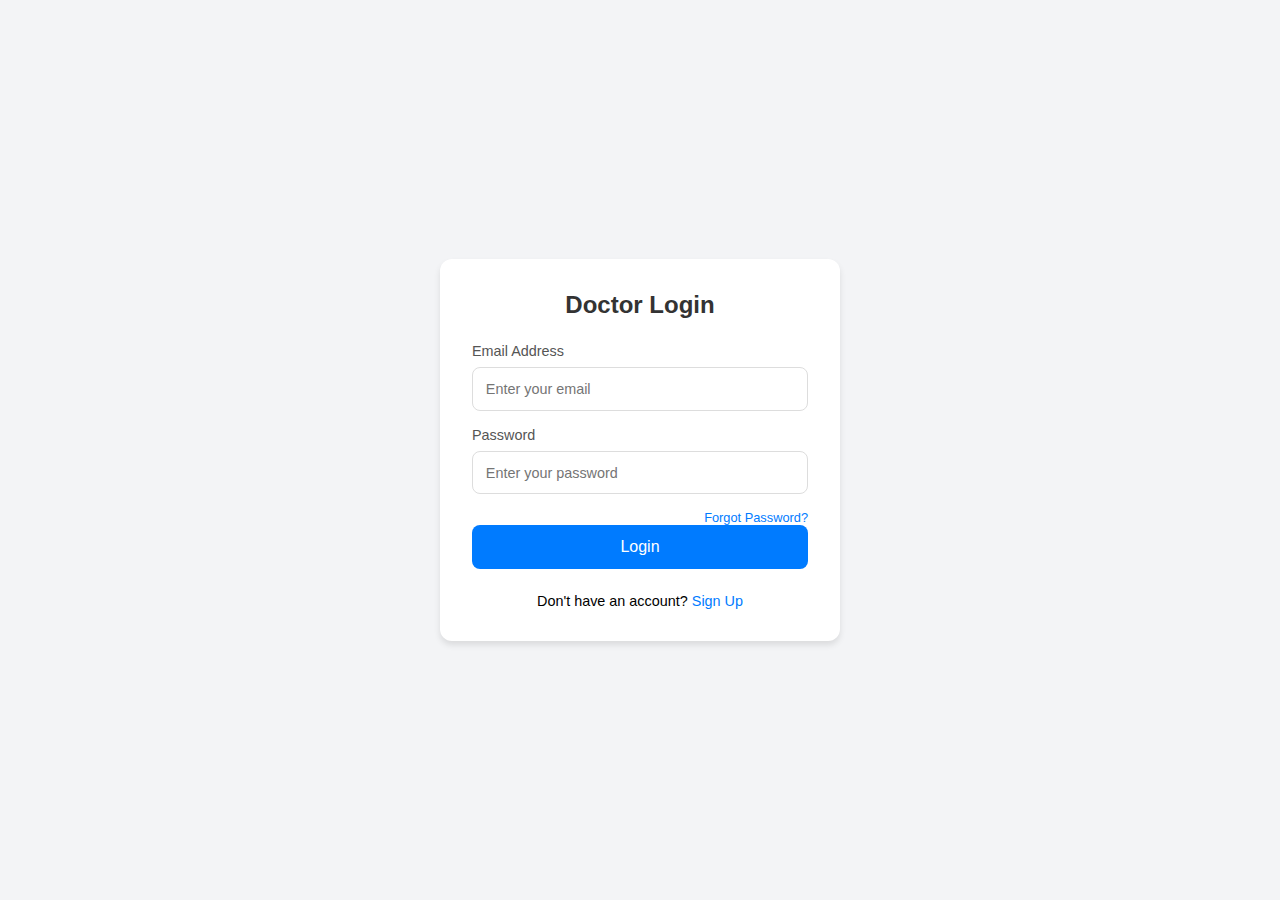
<file: doctor's portal/index.html>
<!DOCTYPE html>
<html lang="en">
<head>
  <meta charset="UTF-8">
  <meta name="viewport" content="width=device-width, initial-scale=1.0">
  <title>Doctor Login</title>
  <link rel="stylesheet" href="https://cdnjs.cloudflare.com/ajax/libs/font-awesome/6.7.1/css/all.min.css" integrity="sha512-5Hs3dF2AEPkpNAR7UiOHba+lRSJNeM2ECkwxUIxC1Q/FLycGTbNapWXB4tP889k5T5Ju8fs4b1P5z/iB4nMfSQ==" crossorigin="anonymous" referrerpolicy="no-referrer" />
  <style>
    * {
      margin: 0;
      padding: 0;
      box-sizing: border-box;
      font-family: Arial, sans-serif;
    }

    body {
      background: #f3f4f6;
      display: flex;
      justify-content: center;
      align-items: center;
      height: 100vh;
    }

    .login-container {
      background: #fff;
      width: 100%;
      max-width: 400px;
      padding: 2rem;
      border-radius: 12px;
      box-shadow: 0 4px 6px rgba(0, 0, 0, 0.1);
    }

    .login-container h2 {
      text-align: center;
      color: #333;
      margin-bottom: 1.5rem;
    }

    .login-container .form-group {
      margin-bottom: 1rem;
    }

    .login-container label {
      display: block;
      font-size: 0.9rem;
      margin-bottom: 0.5rem;
      color: #555;
    }

    .login-container input {
      width: 100%;
      padding: 0.8rem;
      font-size: 0.9rem;
      border: 1px solid #ddd;
      border-radius: 8px;
      outline: none;
      transition: border-color 0.3s ease;
    }

    .login-container input:focus {
      border-color: #007bff;
    }

    .login-container .forgot-password {
      display: block;
      text-align: right;
      font-size: 0.8rem;
      margin-top: 0.5rem;
      text-decoration: none;
      color: #007bff;
      transition: color 0.3s ease;
    }

    .login-container .forgot-password:hover {
      color: #0056b3;
    }

    .login-container button {
      width: 100%;
      background: #007bff;
      color: #fff;
      border: none;
      padding: 0.8rem;
      font-size: 1rem;
      border-radius: 8px;
      cursor: pointer;
      transition: background 0.3s ease;
    }

    .login-container button:hover {
      background: #0056b3;
    }

    .login-container .signup-link {
      text-align: center;
      margin-top: 1.5rem;
      font-size: 0.9rem;
    }

    .login-container .signup-link a {
      color: #007bff;
      text-decoration: none;
      transition: color 0.3s ease;
    }

    .login-container .signup-link a:hover {
      color: #0056b3;
    }
  </style>
</head>
<body>
  <div class="login-container">
    <h2>Doctor Login</h2>
    <form>
      <div class="form-group">
        <label for="email">Email Address</label>
        <input type="email" id="email" name="email" placeholder="Enter your email" required>
      </div>
      <div class="form-group">
        <label for="password">Password</label>
        <input type="password" id="password" name="password" placeholder="Enter your password" required>
      </div>
      <a href="#" class="forgot-password">Forgot Password?</a>
      <button type="submit"> <a href="index2.html" class="appointment-btn"></a>Login</button>
      <a href="index2.html" class="appointment-btn"></a>
      
    </form>
    <div class="signup-link">
      <p>Don't have an account? <a href="#">Sign Up</a></p>
    </div>
  </div>
</body>

</html>
</file>
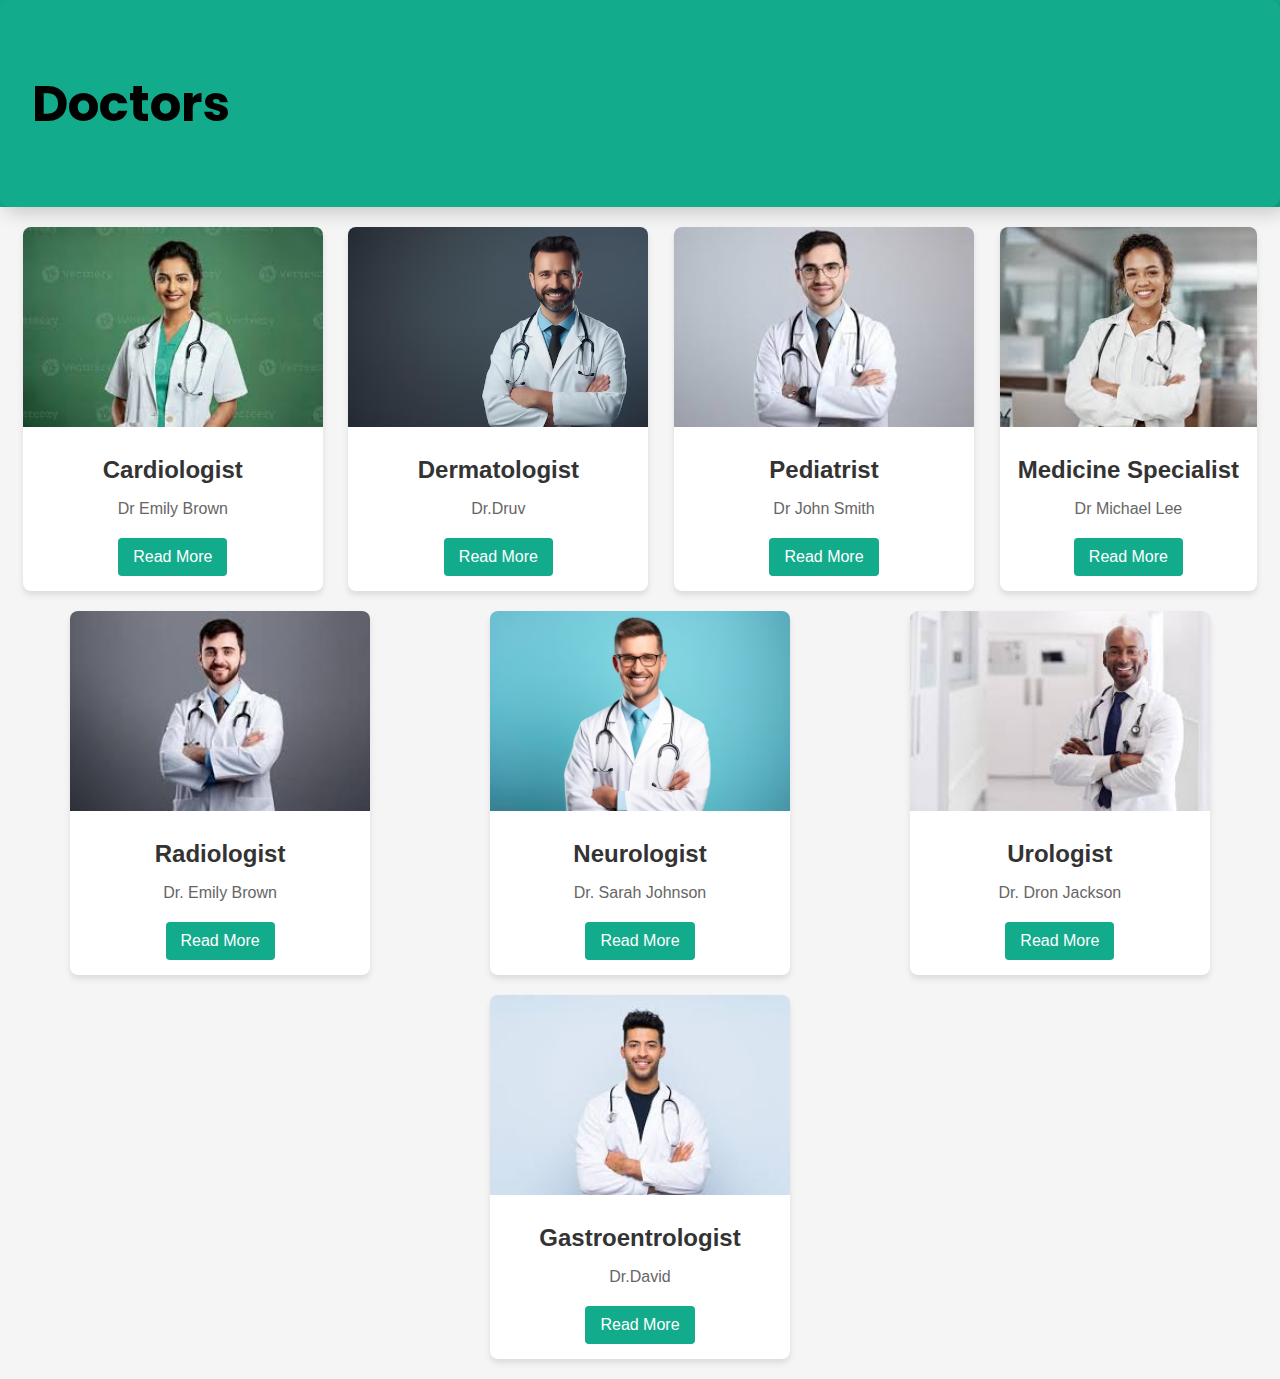
<file: doctor's page/index1.html>
<!DOCTYPE html>
<html lang="en">
<head>
  <meta charset="UTF-8">
  <meta name="viewport" content="width=device-width, initial-scale=1.0">
  <title>Document</title>
  <link rel="stylesheet" href="style1.css" class="style">
</head>
<body>

  <Section>
    <div class="header_form">
      <form >
          <h1>Doctors</h1>
          
   
        </form>
      </div>
 

  
<div class="card-container">
  <div class="card">
    <img src="assets/d3.jpg" alt="Card Image" class="card-image">
    <div class="card-content">
      <h3 class="card-title">Cardiologist</h3>
      <p class="card-description">
      Dr Emily Brown
      </p>
      <button class="card-button">Read More</button>
    </div>
  </div>
  <div class="card">
    <img src="assets/drr2.avif" alt="Card Image" class="card-image">
    <div class="card-content">
      <h3 class="card-title">Dermatologist</h3>
      <p class="card-description">
       Dr.Druv 
      </p>
      <button class="card-button">Read More</button>
    </div>
  </div>
  <div class="card">
    <img src="assets/d1.jpg" alt="Card Image" class="card-image">
    <div class="card-content">
      <h3 class="card-title">Pediatrist</h3>
      <p class="card-description">
       Dr John Smith
      </p>
      <button class="card-button">Read More</button>

    </div>
  </div>
  <div class="card">
    <img src="assets/d5.jpg" alt="Card Image" class="card-image">
    <div class="card-content">
      <h3 class="card-title">Medicine Specialist</h3>
      <p class="card-description">
       Dr Michael Lee
      </p>
      <button class="card-button">Read More</button>
    </div>
  </div>
  <div class="card">
    <img src="assets/d6.jpg" alt="Card Image" class="card-image">
    <div class="card-content">
      <h3 class="card-title">Radiologist</h3>
      <p class="card-description">
       Dr. Emily Brown
      </p>
      <button class="card-button">Read More</button>
    </div>
  </div>
  <div class="card">
    <img src="assets/drr1.avif" alt="Card Image" class="card-image">
    <div class="card-content">
      <h3 class="card-title">Neurologist</h3>
      <p class="card-description">
       Dr. Sarah Johnson
      </p>
      <button class="card-button">Read More</button>
    </div>
  </div>
  <div class="card">
    <img src="assets/d7.jpg" alt="Card Image" class="card-image">
    <div class="card-content">
      <h3 class="card-title">Urologist</h3>
      <p class="card-description">
        Dr. Dron Jackson
      </p>
      <button class="card-button">Read More</button>
    </div>
  </div>
  <div class="card">
    <img src="assets/dr4.jpg" alt="Card Image" class="card-image">
    <div class="card-content">
      <h3 class="card-title">Gastroentrologist</h3>
      <p class="card-description">
        Dr.David
      </p>
      <button class="card-button">Read More</button>
    </div>
  </div>
</Section>
</body>
</html>
</file>
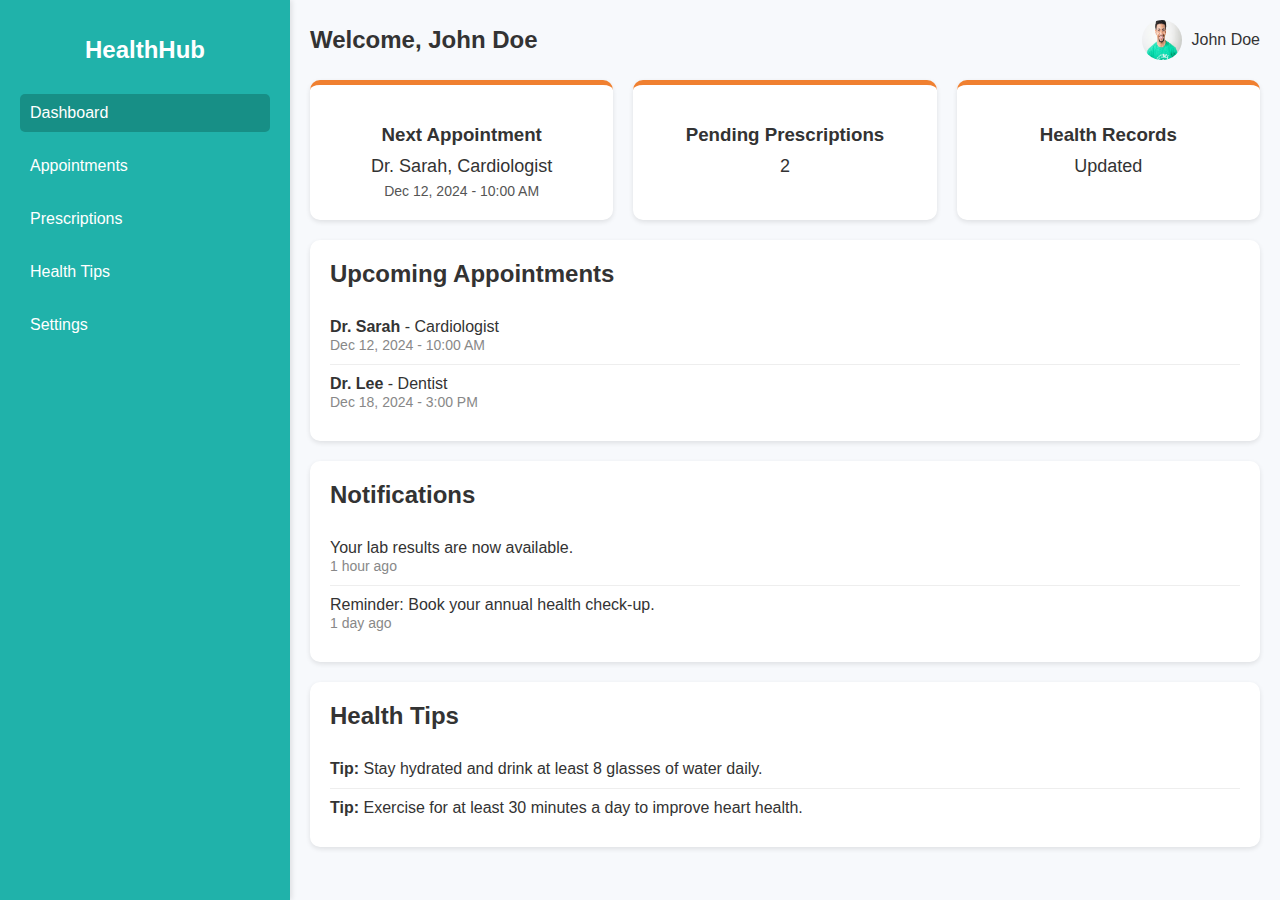
<file: doctor's page/index2.html>
<!DOCTYPE html>
<html lang="en">
<head>
    <meta charset="UTF-8">
    <meta name="viewport" content="width=device-width, initial-scale=1.0">
    <title>Patient Dashboard</title>
    <link rel="stylesheet" href="style2.css">
</head>
<body>
    <div class="dashboard">
        <!-- Sidebar -->
        <aside class="sidebar">
            <h1>HealthHub</h1>
            <nav>
                <ul>
                    <li><a href="#" class="active">Dashboard</a></li>
                    <li><a href="#">Appointments</a></li>
                    <li><a href="#">Prescriptions</a></li>
                    <li><a href="#">Health Tips</a></li>
                    <li><a href="#">Settings</a></li>
                </ul>
            </nav>
        </aside>

        <!-- Main Content -->
        <main class="main-content">
            <!-- Header -->
            <header class="header">
                <h2>Welcome, John Doe</h2>
                <div class="profile">
                    <img src="assets/person.jpg" alt="Patient Profile">
                    <span>John Doe</span>
                </div>
            </header>

            <!-- Dashboard Sections -->
            <section class="stats">
                <div class="card">
                    <h3>Next Appointment</h3>
                    <p>Dr. Sarah, Cardiologist</p>
                    <span>Dec 12, 2024 - 10:00 AM</span>
                </div>
                <div class="card">
                    <h3>Pending Prescriptions</h3>
                    <p>2</p>
                </div>
                <div class="card">
                    <h3>Health Records</h3>
                    <p>Updated</p>
                </div>
            </section>

            <section class="appointments">
                <h2>Upcoming Appointments</h2>
                <div class="appointment">
                    <p><strong>Dr. Sarah</strong> - Cardiologist</p>
                    <span>Dec 12, 2024 - 10:00 AM</span>
                </div>
                <div class="appointment">
                    <p><strong>Dr. Lee</strong> - Dentist</p>
                    <span>Dec 18, 2024 - 3:00 PM</span>
                </div>
            </section>

            <section class="notifications">
                <h2>Notifications</h2>
                <div class="notification">
                    <p>Your lab results are now available.</p>
                    <span>1 hour ago</span>
                </div>
                <div class="notification">
                    <p>Reminder: Book your annual health check-up.</p>
                    <span>1 day ago</span>
                </div>
            </section>

            <section class="health-tips">
                <h2>Health Tips</h2>
                <div class="tip">
                    <p><strong>Tip:</strong> Stay hydrated and drink at least 8 glasses of water daily.</p>
                </div>
                <div class="tip">
                    <p><strong>Tip:</strong> Exercise for at least 30 minutes a day to improve heart health.</p>
                </div>
            </section>
        </main>
    </div>
</body>
</html>
</file>
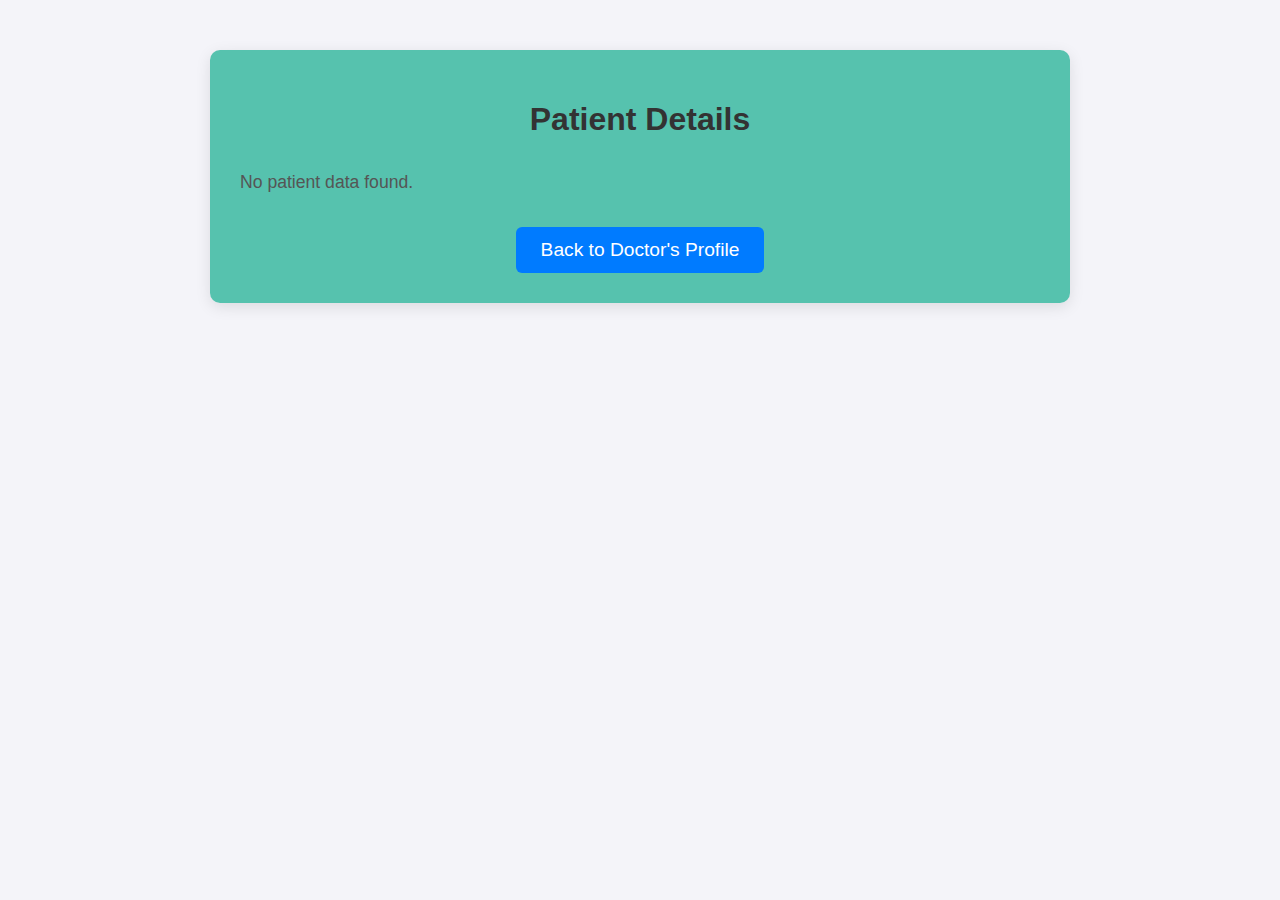
<file: doctor's portal/index2.html>
<!DOCTYPE html>
<html lang="en">
<head>
  <meta charset="UTF-8">
  <meta name="viewport" content="width=device-width, initial-scale=1.0">
  <title>Patient Details</title>
  <link rel="stylesheet" href="https://cdnjs.cloudflare.com/ajax/libs/font-awesome/6.7.1/css/all.min.css" integrity="sha512-5Hs3dF2AEPkpNAR7UiOHba+lRSJNeM2ECkwxUIxC1Q/FLycGTbNapWXB4tP889k5T5Ju8fs4b1P5z/iB4nMfSQ==" crossorigin="anonymous" referrerpolicy="no-referrer" />
  <style>
    
  
  body {
    font-family: 'Arial', sans-serif;
    background-color: #f4f4f9;
    margin: 0;
    padding: 0;
    
  }
  
 
  .patient-detail-container {
    max-width: 800px;
    margin: 50px auto;
    padding: 30px;
    background-color: rgb(173, 216, 230);
    background-color: rgba(18,172,142,0.7);
    border-radius: 10px;
    box-shadow: 0 4px 15px rgba(0, 0, 0, 0.1);
  }
  body{
    background-image: linear-gradient(
        to right,
      rgb(173, 216, 230),
        rgba(18,172,142, 0.7)
    ),
  }
 

  .patient-header {
    text-align: center;
    margin-bottom: 30px;
  }

  .patient-header h1 {
    font-size: 2rem;
    color: #333;
  }


  .patient-info {
    margin-bottom: 30px;
  }

  .patient-info h2 {
    font-size: 1.6rem;
    color: #007bff;
    margin-bottom: 15px;
  }

  .patient-info p {
    font-size: 1.1rem;
    color: #555;
    line-height: 1.6;
  }

  .patient-info p strong {
    color: #333;
    font-weight: bold;
  }

  .back-btn-container {
    text-align: center;
  }

  .back-btn {
    display: inline-block;
    padding: 12px 25px;
    background-color: #007bff;
    color: #fff;
    font-size: 1.2rem;
    text-decoration: none;
    border-radius: 6px;
    transition: background-color 0.3s ease, transform 0.3s ease;
  }

  .back-btn:hover {
    background-color: #0056b3;
    transform: translateY(-2px);
  }

  .back-btn:active {
    transform: translateY(0);
  }


  @media (max-width: 768px) {
    .patient-detail-container {
      padding: 20px;
      width: 100%;
    }

    .patient-header h1 {
      font-size: 1.8rem;
    }

    .patient-info h2 {
      font-size: 1.4rem;
    }

    .back-btn {
      padding: 10px 20px;
      font-size: 1rem;
    }
  }
</style>

  </style>

  <script src="script2.js"></script>
</head>
<body>

  <div class="patient-detail-container">
    <div class="patient-header">
      <h1>Patient Details</h1>
    </div>

    <div class="patient-info" id="patient-info">
      
    </div>

    <div class="back-btn-container">
      <a href="index2.html" class="back-btn">Back to Doctor's Profile</a>
    </div>
  </div>

  <script>
    window.onload = function() {
      const patientData = JSON.parse(localStorage.getItem('patientData'));

      if (patientData) {
       
        const patientInfoContainer = document.getElementById('patient-info');

        const patientDetailsHTML = `
          <h2>Patient Name: ${patientData.name}</h2>
          <p><strong>Age:</strong> ${patientData.age}</p>
          <p><strong>Condition:</strong> ${patientData.condition}</p>
          <p><strong>Last Visit:</strong> ${patientData.lastVisit}</p>
          <p><strong>Treatment Plan:</strong> ${patientData.treatmentPlan}</p>
        `;

        patientInfoContainer.innerHTML = patientDetailsHTML;
      } else {
        
        document.getElementById('patient-info').innerHTML = '<p>No patient data found.</p>';
      }
    }
  </script>

</body>
</html>
</file>
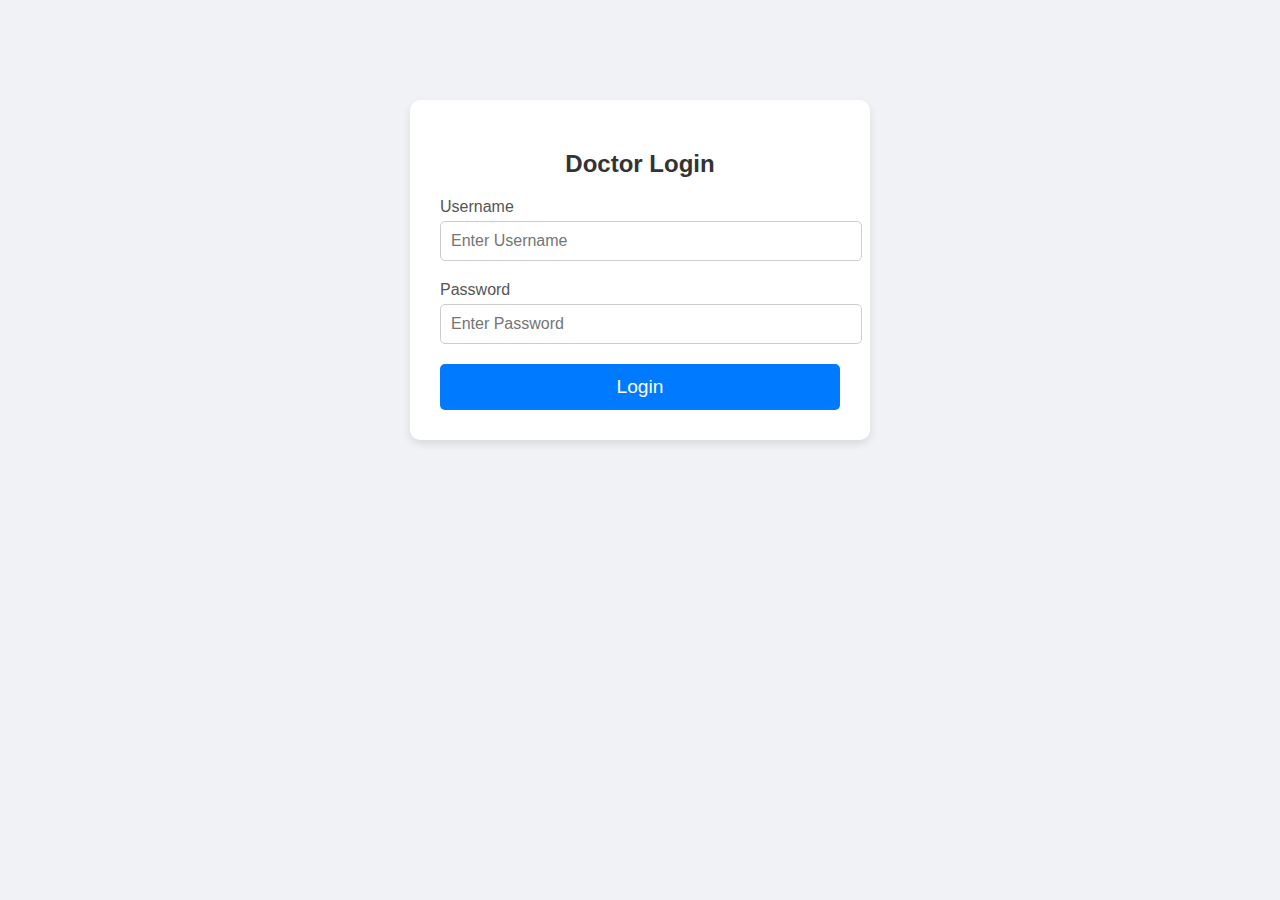
<file: doctor's portal/index3.html>
<!DOCTYPE html>
<html lang="en">
<head>
  <meta charset="UTF-8">
  <meta name="viewport" content="width=device-width, initial-scale=1.0">
  <title>Doctor Login</title>
  <link rel="stylesheet" href="https://cdnjs.cloudflare.com/ajax/libs/font-awesome/6.7.1/css/all.min.css">
  <style>
    body {
      font-family: Arial, sans-serif;
      background: #f0f2f5;
      margin: 0;
      padding: 0;
    }

    .login-container {
      max-width: 400px;
      margin: 100px auto;
      padding: 30px;
      background: #fff;
      border-radius: 10px;
      box-shadow: 0 4px 8px rgba(0, 0, 0, 0.1);
    }

    .login-container h2 {
      text-align: center;
      color: #333;
    }

    .input-group {
      margin-bottom: 20px;
    }

    .input-group label {
      font-size: 1rem;
      color: #555;
    }

    .input-group input {
      width: 100%;
      padding: 10px;
      margin-top: 5px;
      font-size: 1rem;
      border: 1px solid #ccc;
      border-radius: 5px;
    }

    .login-btn {
      width: 100%;
      padding: 12px;
      background: #007bff;
      color: #fff;
      font-size: 1.2rem;
      border: none;
      border-radius: 5px;
      cursor: pointer;
      transition: background 0.3s ease;
    }

    .login-btn:hover {
      background: #0056b3;
    }
  </style>
</head>
<body>

  <div class="login-container">
    <h2>Doctor Login</h2>
    <div class="input-group">
      <label for="username">Username</label>
      <input type="text" id="username" placeholder="Enter Username">
    </div>
    <div class="input-group">
      <label for="password">Password</label>
      <input type="password" id="password" placeholder="Enter Password">
    </div>
    <button class="login-btn" onclick="login()">Login</button>
  </div>

  <script>
   
    function login() {
      const username = document.getElementById('username').value;
      const password = document.getElementById('password').value;

      
      if (username === ' dr.emily' && password === ' password123') {
       
        localStorage.setItem('doctorLoggedIn', 'true');
        window.location.href = 'doctor-detail.html'; 
      } else {
        alert('Invalid username or password');
      }
    }
  </script>
</body>
</html>
</file>
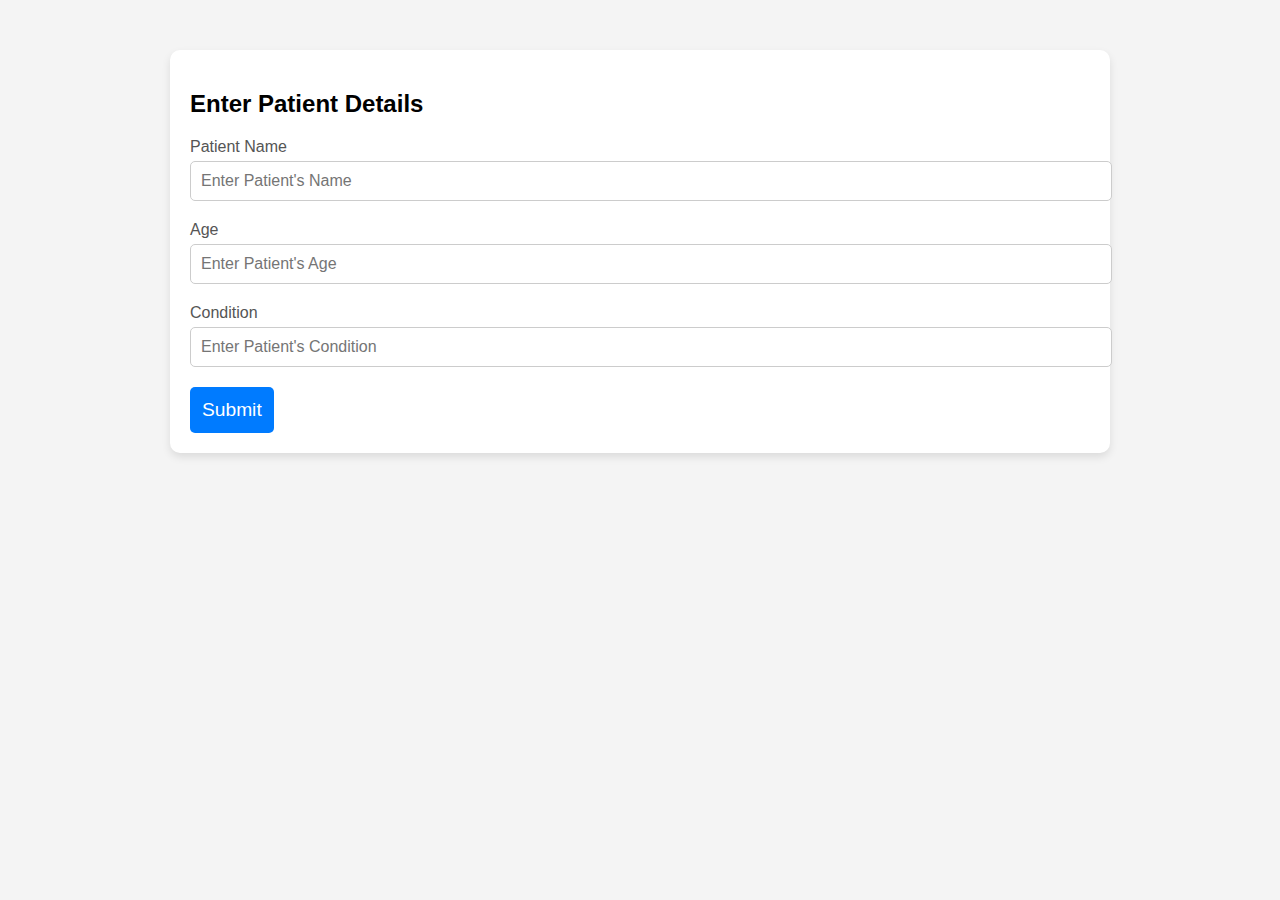
<file: doctor's portal/patient_entry.html>
<!DOCTYPE html>
<html lang="en">
<head>
  <meta charset="UTF-8">
  <meta name="viewport" content="width=device-width, initial-scale=1.0">
  <title>Patient Detail Entry</title>
  <link rel="stylesheet" href="https://cdnjs.cloudflare.com/ajax/libs/font-awesome/6.7.1/css/all.min.css">
  <style>
    body {
      font-family: Arial, sans-serif;
      background: #f4f4f4;
      margin: 0;
      padding: 0;
    }

    .patient-entry-container {
      max-width: 900px;
      margin: 50px auto;
      padding: 20px;
      background: #fff;
      border-radius: 10px;
      box-shadow: 0 4px 8px rgba(0, 0, 0, 0.1);
    }

    .input-group {
      margin-bottom: 20px;
    }

    .input-group label {
      font-size: 1rem;
      color: #555;
    }

    .input-group input {
      width: 100%;
      padding: 10px;
      margin-top: 5px;
      font-size: 1rem;
      border: 1px solid #ccc;
      border-radius: 5px;
    }

    .submit-btn {
      padding: 12px;
      background: #007bff;
      color: #fff;
      font-size: 1.2rem;
      border: none;
      border-radius: 5px;
      cursor: pointer;
      transition: background 0.3s ease;
    }

    .submit-btn:hover {
      background: #0056b3;
    }
  </style>
</head>
<body>

  <div class="patient-entry-container">
    <h2>Enter Patient Details</h2>
    <div class="input-group">
      <label for="patientName">Patient Name</label>
      <input type="text" id="patientName" placeholder="Enter Patient's Name">
    </div>
    <div class="input-group">
      <label for="patientAge">Age</label>
      <input type="number" id="patientAge" placeholder="Enter Patient's Age">
    </div>
    <div class="input-group">
      <label for="patientCondition">Condition</label>
      <input type="text" id="patientCondition" placeholder="Enter Patient's Condition">
    </div>
    <button class="submit-btn" onclick="submitPatientDetails()">Submit</button>
  </div>

  <script>
    function submitPatientDetails() {
      const patientName = document.getElementById('patientName').value;
      const patientAge = document.getElementById('patientAge').value;
      const patientCondition = document.getElementById('patientCondition').value;

      if (patientName && patientAge && patientCondition) {
        const patientData = {
          name: patientName,
          age: patientAge,
          condition: patientCondition
        };

        
        localStorage.setItem('patientData', JSON.stringify(patientData));
        alert('Patient details saved successfully!');
        window.location.href = 'doctor-detail.html'; 
      } else {
        alert('Please fill out all fields.');
      }
    }
  </script>
</body>
</html>
</file>
<file: doctor's page/style1.css>
@import url("https://fonts.googleapis.com/css2?family=Poppins:wght@400;500;600;700&display=swap");

.header_form{
  width: 100%;
  max-width: 100%;
  background-color: #12ac8c;
  }

  .input form{
    border-radius: 1.2rem;
    size: 50%;
    
  }
  .header_form h1{

    font-family: 'Poppins' ,sans-serif;
    font-size: 50px;
  }


  .header_form form{
    display: grid;
    gap:1rem;
    padding: 2rem;
    background-color: var(--white);
    border-radius: 10px;
    box-shadow: 5px 5px 20px rgba(0,0,0,0.2);
}

body {
  margin: 0;
  font-family: Arial, sans-serif;
  background-color: #f5f5f5;
}

.card-container {
  display: flex;
  flex-wrap: wrap; /* Allows cards to wrap on smaller screens */
  justify-content: center;
  gap: 20px; /* Space between cards */
  padding: 20px;
}

.card {
  background-color: #fff;
  border-radius: 8px;
  box-shadow: 0 4px 6px rgba(0, 0, 0, 0.1);
  overflow: hidden;
  max-width: 300px;
  transition: transform 0.3s, box-shadow 0.3s;
}

.card:hover {
  transform: translateY(-10px);
  box-shadow: 0 8px 16px rgba(0, 0, 0, 0.2);
}

.card-image {
  width: 100%;
  height: 200px;
  object-fit: cover;
}

.card-content {
  padding: 15px;
  text-align: center;
}

.card-title {
  font-size: 1.5rem;
  margin: 10px 0;
  color: #333;
}

.card-description {
  font-size: 1rem;
  color: #666;
  margin-bottom: 20px;
}

.card-button {
  background-color: #12ac8c;
  color: #fff;
  border: none;
  border-radius: 4px;
  padding: 10px 15px;
  font-size: 1rem;
  cursor: pointer;
  transition: background-color 0.3s;
}

.card-button:hover {
  background-color: #0d8;
}


@media (min-width: 768px) {
  .card-container {
    justify-content: space-around; /* Distribute cards more evenly */
  }
}

@media (max-width: 480px) {
  .card-content {
    padding: 10px;
  }

  .card-title {
    font-size: 1.2rem;
  }

  .card-description {
    font-size: 0.9rem;
  }
}
</file>
<file: doctor's page/style2.css>
/* General Styles */
body {
    margin: 0;
    font-family: Arial, sans-serif;
    display: flex;
    height: 100vh;
    background-color: #f7f9fc;
    color: #333;
}

.dashboard {
    display: flex;
    width: 100%;
}

/* Sidebar Styles */
.sidebar {
    width: 250px;
    background-color: #20b2aa; /* Sea Green */
    color: white;
    padding: 20px;
    box-shadow: 2px 0 5px rgba(0, 0, 0, 0.1);
}

.sidebar h1 {
    font-size: 24px;
    text-align: center;
    margin-bottom: 30px;
}

.sidebar nav ul {
    list-style: none;
    padding: 0;
}

.sidebar nav ul li {
    margin: 15px 0;
}

.sidebar nav ul li a {
    text-decoration: none;
    color: white;
    display: block;
    padding: 10px;
    border-radius: 5px;
    transition: background-color 0.3s;
}

.sidebar nav ul li a.active,
.sidebar nav ul li a:hover {
    background-color: #178f86;
}

/* Main Content */
.main-content {
    flex: 1;
    padding: 20px;
    overflow-y: auto;
}

/* Header */
.header {
    display: flex;
    justify-content: space-between;
    align-items: center;
    margin-bottom: 20px;
}

.header h2 {
    margin: 0;
}

.header .profile {
    display: flex;
    align-items: center;
}

.header .profile img {
    width: 40px;
    height: 40px;
    border-radius: 50%;
    margin-right: 10px;
}

/* Stats Section */
.stats {
    display: flex;
    gap: 20px;
    margin-bottom: 20px;
}

.card {
    flex: 1;
    background: white;
    padding: 20px;
    border-radius: 10px;
    box-shadow: 0 2px 5px rgba(0, 0, 0, 0.1);
    text-align: center;
    border-top: 5px solid #f08030; /* Orange Accent */
}

.card h3 {
    margin-bottom: 10px;
}

.card p {
    font-size: 18px;
    margin: 5px 0;
}

.card span {
    font-size: 14px;
    color: #555;
}

/* Appointments Section */
.appointments, .notifications, .health-tips {
    background: white;
    padding: 20px;
    border-radius: 10px;
    box-shadow: 0 2px 5px rgba(0, 0, 0, 0.1);
    margin-bottom: 20px;
}

.appointments h2,
.notifications h2,
.health-tips h2 {
    margin: 0 0 20px;
    color: #333;
}

.appointment, .notification, .tip {
    padding: 10px 0;
    border-bottom: 1px solid #eee;
}

.appointment:last-child,
.notification:last-child,
.tip:last-child {
    border-bottom: none;
}

.appointment p, .notification p, .tip p {
    margin: 0;
    font-size: 16px;
}

.appointment span, .notification span {
    color: #888;
    font-size: 14px;
}
</file>
